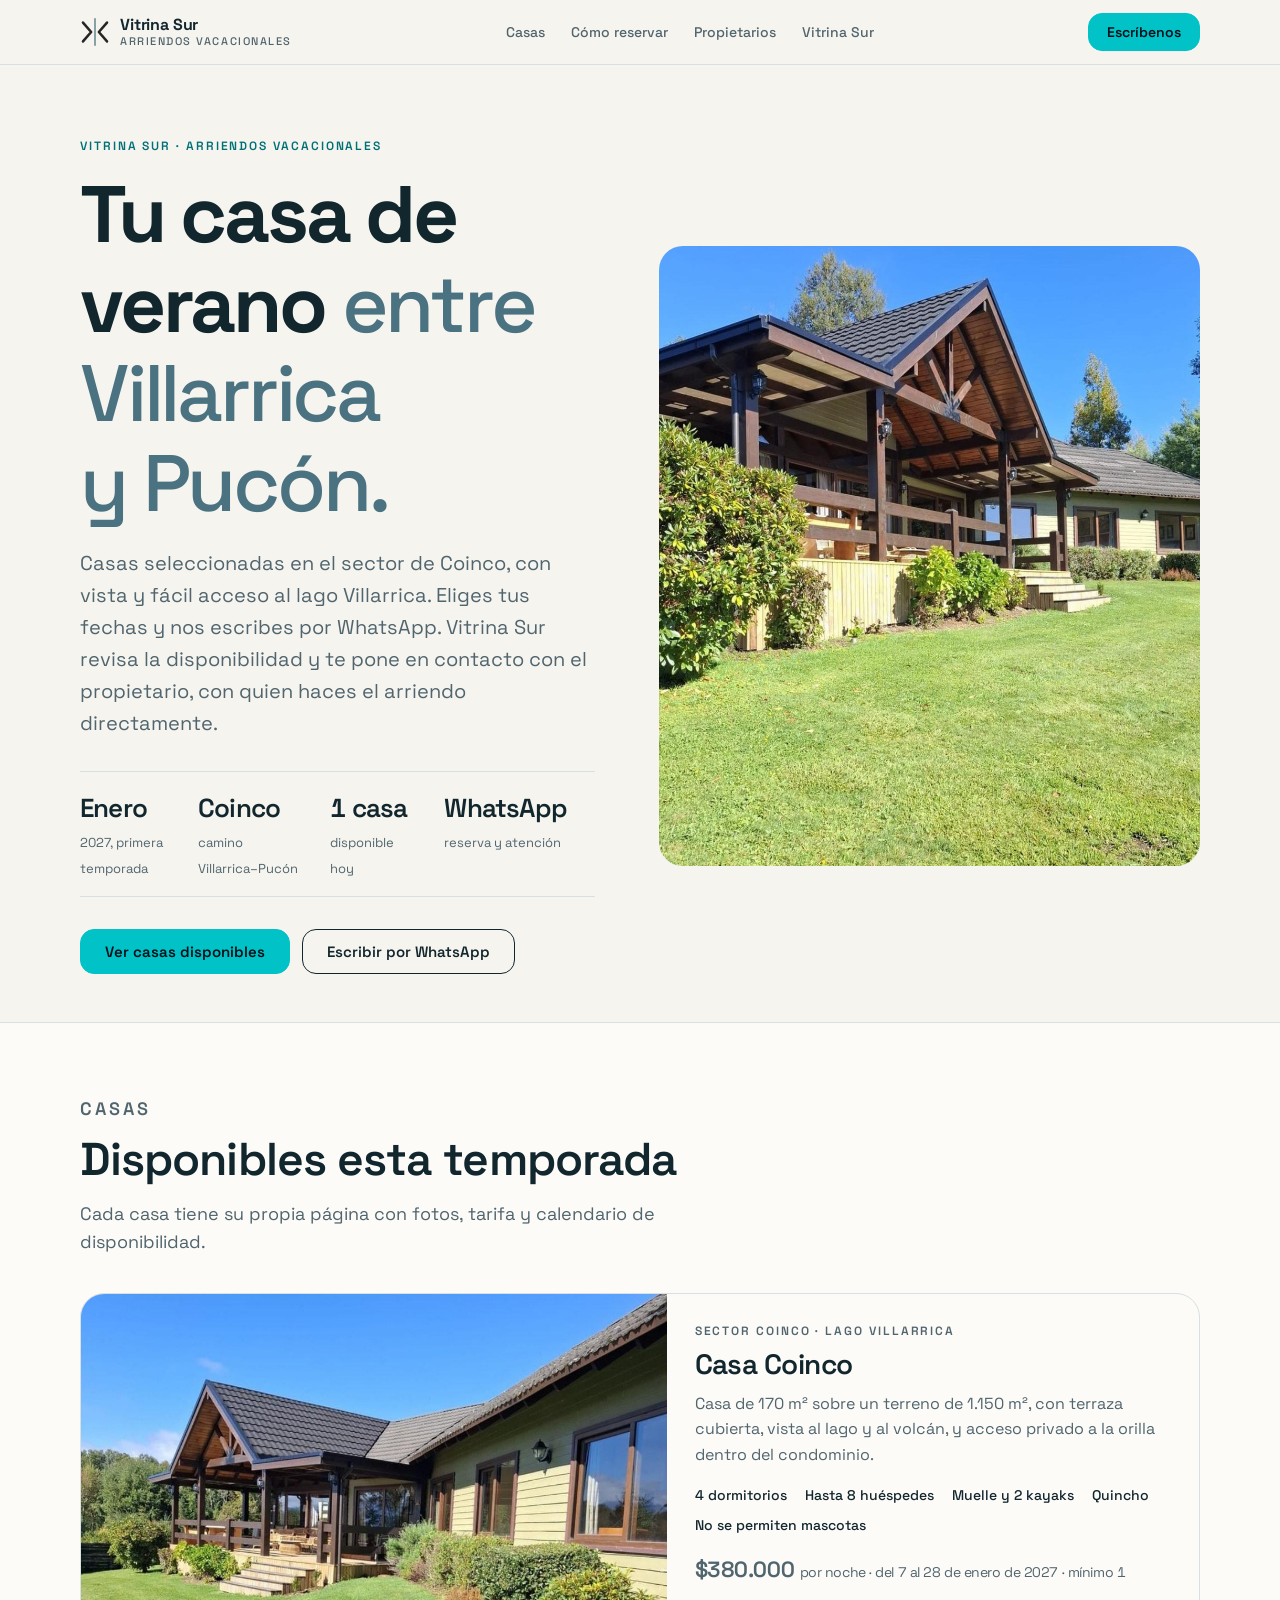
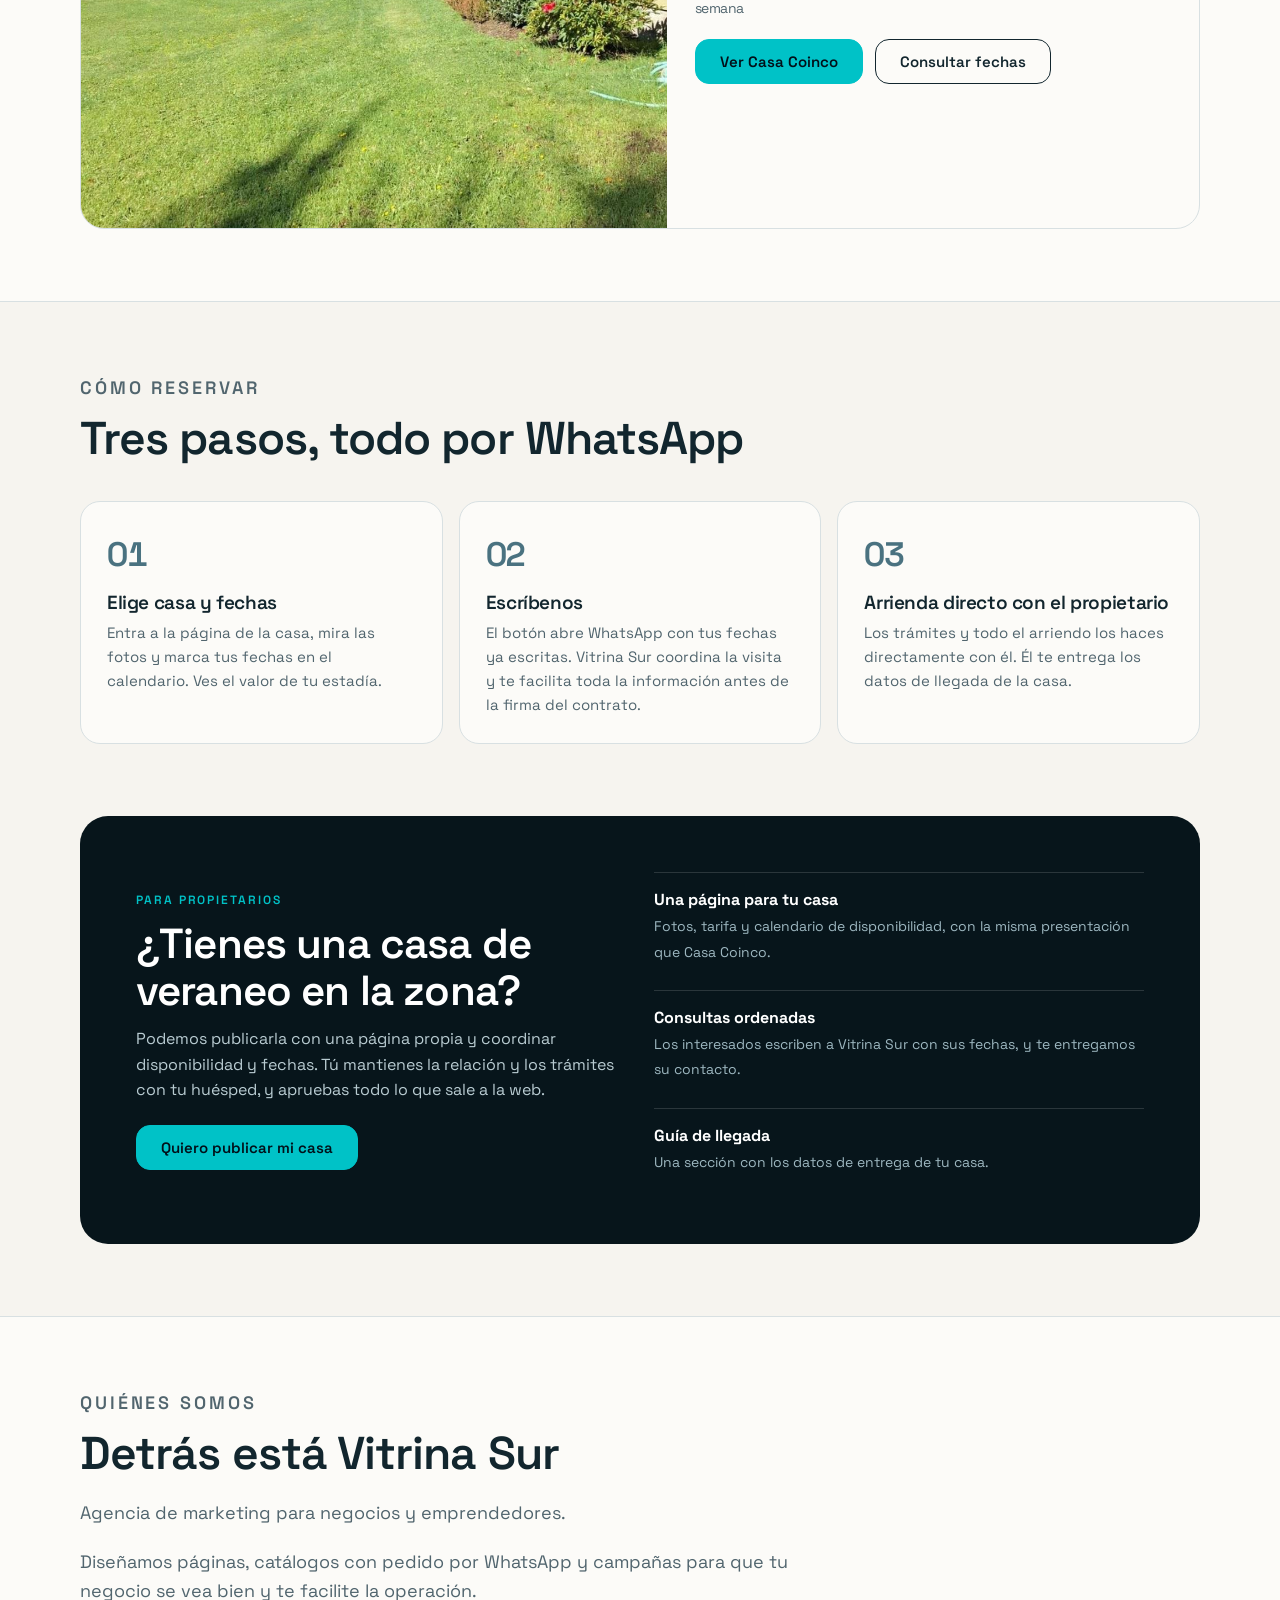
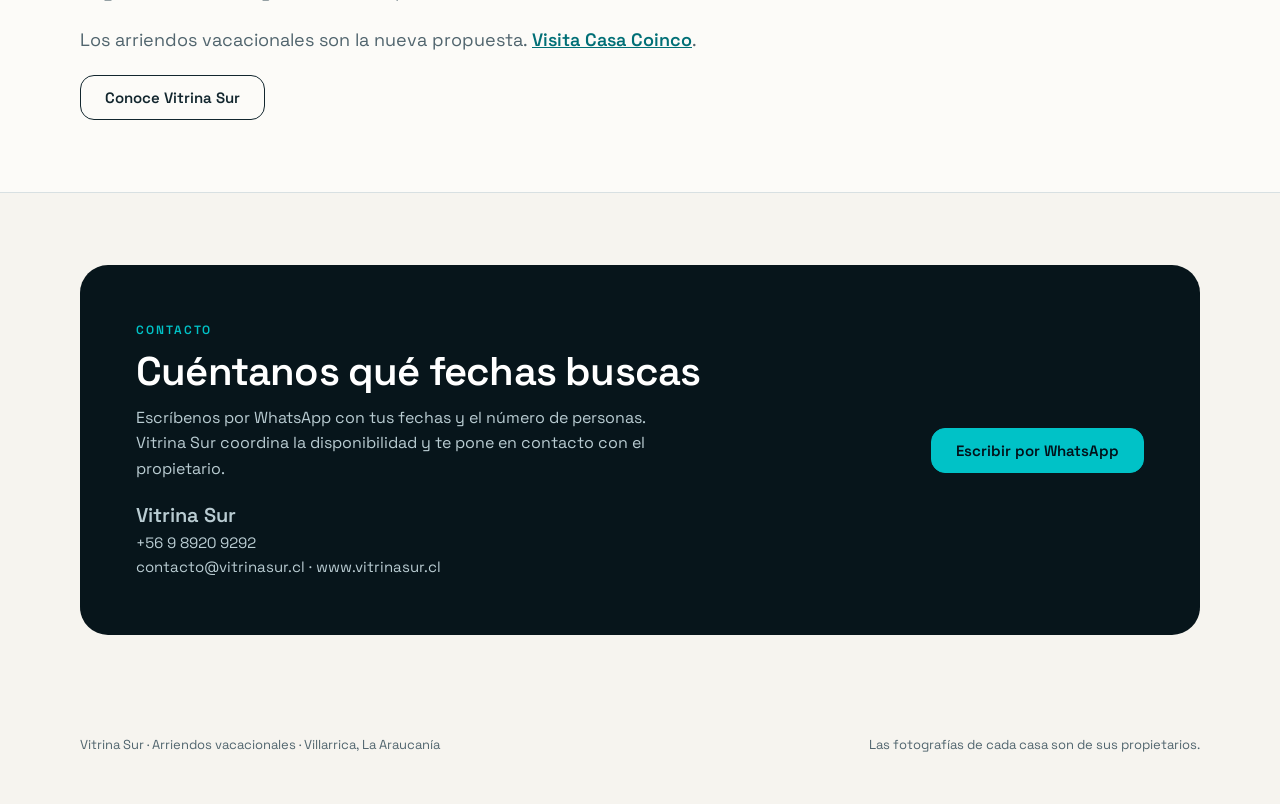
<file: index.html>
<!DOCTYPE html>
<html lang="es">
<head>
<meta charset="utf-8">
<meta name="viewport" content="width=device-width, initial-scale=1">
<title>Arriendos Vacacionales</title>
<meta name="description" content="Vitrina Sur · Arriendos vacacionales. Casas de veraneo en el sector Coinco, entre Villarrica y Pucón. Reserva y atención por WhatsApp.">
<link rel="preconnect" href="https://fonts.googleapis.com">
<link rel="preconnect" href="https://fonts.gstatic.com" crossorigin>
<link href="https://fonts.googleapis.com/css2?family=Space+Grotesk:wght@400;500;600;700&display=swap" rel="stylesheet">
<link rel="stylesheet" href="css/site.css">
</head>
<body>

<header class="nav">
  <div class="wrap">
    <a class="brand" href="#inicio">
      <svg viewBox="-70 -70 140 140" role="img" aria-label="Vitrina Sur"><g fill="none" stroke-linecap="round" stroke-linejoin="round"><path d="M-56 -44 L-18 0 L-56 44" stroke="#262626" stroke-width="12"/><path d="M56 -44 L18 0 L56 44" stroke="#262626" stroke-width="12"/><path d="M0 -62 V62" stroke="#4A7280" stroke-width="6"/></g></svg>
      <span>Vitrina Sur<small>Arriendos vacacionales</small></span>
    </a>
    <ul>
      <li><a href="#casas">Casas</a></li>
      <li><a href="#como">Cómo reservar</a></li>
      <li><a href="#propietarios">Propietarios</a></li>
      <li><a href="#vitrina-sur">Vitrina Sur</a></li>
    </ul>
    <a class="btn sm wa" href="#contacto">Escríbenos</a>
  </div>
</header>

<main id="inicio">
  <div class="hero">
    <div class="wrap">
      <div>
        <p class="eyebrow">Vitrina Sur · Arriendos vacacionales</p>
        <h1>Tu casa de verano <span>entre Villarrica y Pucón.</span></h1>
        <p class="lead">Casas seleccionadas en el sector de Coinco, con vista y fácil acceso al lago Villarrica. Eliges tus fechas y nos escribes por WhatsApp. Vitrina Sur revisa la disponibilidad y te pone en contacto con el propietario, con quien haces el arriendo directamente.</p>
        <div class="facts">
          <div><strong>Enero</strong><span>2027, primera temporada</span></div>
          <div><strong>Coinco</strong><span>camino Villarrica–Pucón</span></div>
          <div><strong>1 casa</strong><span>disponible hoy</span></div>
          <div><strong>WhatsApp</strong><span>reserva y atención</span></div>
        </div>
        <div class="cta">
          <a class="btn" href="#casas">Ver casas disponibles</a>
          <a class="btn ghost wa" href="#contacto">Escribir por WhatsApp</a>
        </div>
      </div>
      <figure>
        <img src="img/portada.jpg" alt="Terraza cubierta y jardín de Casa Coinco, sector Coinco, lago Villarrica" width="1136" height="1410">
      </figure>
    </div>
  </div>

  <section id="casas" class="band">
    <div class="wrap">
      <div class="head">
        <p class="eyebrow">Casas</p>
        <h2>Disponibles esta temporada</h2>
        <p>Cada casa tiene su propia página con fotos, tarifa y calendario de disponibilidad.</p>
      </div>
      <article class="house">
        <img src="img/fachada.jpg" alt="Fachada de Casa Coinco con terraza y jardín" width="1059" height="966">
        <div class="body">
          <p class="eyebrow">Sector Coinco · Lago Villarrica</p>
          <h3>Casa Coinco</h3>
          <p>Casa de 170 m² sobre un terreno de 1.150 m², con terraza cubierta, vista al lago y al volcán, y acceso privado a la orilla dentro del condominio.</p>
          <div class="meta"><span>4 dormitorios</span><span>Hasta 8 huéspedes</span><span>Muelle y 2 kayaks</span><span>Quincho</span><span>No se permiten mascotas</span></div>
          <p class="price-line">$380.000 <small>por noche · del 7 al 28 de enero de 2027 · mínimo 1 semana</small></p>
          <div class="cta">
            <a class="btn" href="casa-coinco.html">Ver Casa Coinco</a>
            <a class="btn ghost wa-coinco" href="#contacto">Consultar fechas</a>
          </div>
        </div>
      </article>
    </div>
  </section>

  <section id="como">
    <div class="wrap">
      <div class="head">
        <p class="eyebrow">Cómo reservar</p>
        <h2>Tres pasos, todo por WhatsApp</h2>
      </div>
      <ol class="steps">
        <li><h3>Elige casa y fechas</h3><p>Entra a la página de la casa, mira las fotos y marca tus fechas en el calendario. Ves el valor de tu estadía.</p></li>
        <li><h3>Escríbenos</h3><p>El botón abre WhatsApp con tus fechas ya escritas. Vitrina Sur coordina la visita y te facilita toda la información antes de la firma del contrato.</p></li>
        <li><h3>Arrienda directo con el propietario</h3><p>Los trámites y todo el arriendo los haces directamente con él. Él te entrega los datos de llegada de la casa.</p></li>
      </ol>
    </div>
  </section>

  <section id="propietarios" style="padding-top:0">
    <div class="wrap">
      <div class="owners">
        <div>
          <p class="eyebrow">Para propietarios</p>
          <h2>¿Tienes una casa de veraneo en la zona?</h2>
          <p>Podemos publicarla con una página propia y coordinar disponibilidad y fechas. Tú mantienes la relación y los trámites con tu huésped, y apruebas todo lo que sale a la web.</p>
          <p style="margin-top:22px"><a class="btn wa-owner" href="#contacto">Quiero publicar mi casa</a></p>
        </div>
        <ul>
          <li><b>Una página para tu casa</b><span>Fotos, tarifa y calendario de disponibilidad, con la misma presentación que Casa Coinco.</span></li>
          <li><b>Consultas ordenadas</b><span>Los interesados escriben a Vitrina Sur con sus fechas, y te entregamos su contacto.</span></li>
          <li><b>Guía de llegada</b><span>Una sección con los datos de entrega de tu casa.</span></li>
        </ul>
      </div>
    </div>
  </section>

  <section id="vitrina-sur" class="band">
    <div class="wrap">
      <div class="head" style="margin-bottom:0">
        <p class="eyebrow">Quiénes somos</p>
        <h2>Detrás está Vitrina Sur</h2>
      </div>
      <div class="about-vs" style="margin-top:20px">
        <p>Agencia de marketing para negocios y emprendedores.</p>
        <p>Diseñamos páginas, catálogos con pedido por WhatsApp y campañas para que tu negocio se vea bien y te facilite la operación.</p>
        <p>Los arriendos vacacionales son la nueva propuesta. <a href="casa-coinco.html" style="color:var(--tq-deep);font-weight:600">Visita Casa Coinco</a>.</p>
        <p><a class="btn ghost" href="https://www.vitrinasur.cl" target="_blank" rel="noopener">Conoce Vitrina Sur</a></p>
      </div>
    </div>
  </section>

  <section id="contacto">
    <div class="wrap">
      <div class="contact">
        <div>
          <p class="eyebrow">Contacto</p>
          <h2>Cuéntanos qué fechas buscas</h2>
          <p>Escríbenos por WhatsApp con tus fechas y el número de personas. Vitrina Sur coordina la disponibilidad y te pone en contacto con el propietario.</p>
          <p class="who">Vitrina Sur <span id="phoneLabel">+56 9 8920 9292</span><span>contacto@vitrinasur.cl · www.vitrinasur.cl</span></p>
        </div>
        <a class="btn wa" id="mainWa" href="#" target="_blank" rel="noopener">Escribir por WhatsApp</a>
      </div>
    </div>
  </section>
</main>

<footer>
  <div class="wrap">
    <span>Vitrina Sur · Arriendos vacacionales · Villarrica, La Araucanía</span>
    <span>Las fotografías de cada casa son de sus propietarios.</span>
  </div>
</footer>

<script>
(function(){
  var PHONE='56989209292';
  function wa(t){return 'https://wa.me/'+PHONE+'?text='+encodeURIComponent(t);}
  function set(sel,t){document.querySelectorAll(sel).forEach(function(a){a.href=wa(t);a.target='_blank';a.rel='noopener';});}
  set('a.wa','Hola Vitrina Sur, me interesa Arriendos Vacacionales. Quiero consultar por casas disponibles en enero de 2027.');
  set('a.wa-coinco','Hola Vitrina Sur, me interesa Casa Coinco (arriendos vacacionales). Quiero consultar disponibilidad en enero de 2027.');
  set('a.wa-owner','Hola Vitrina Sur, me interesa publicar mi casa de veraneo en Arriendos Vacacionales. Quiero conocer cómo funciona.');
  document.getElementById('mainWa').href=wa('Hola Vitrina Sur, me interesa Arriendos Vacacionales. Quiero consultar por casas disponibles en enero de 2027.');
})();
</script>
</body>
</html>
</file>
<file: css/site.css>
/* Vitrina Sur · Arriendos vacacionales — estilos compartidos.
   Paleta de la marca (noche, lago, bruma, turquesa) en versión clara. Una sola familia tipográfica. */
:root{
  --bone:#F6F4EF;
  --paper:#FCFBF8;
  --night:#07151B;
  --ink:#12262E;
  --muted:#51656E;
  --lake:#4A7280;
  --mist:#E3EBED;
  --line:#D8E0E2;
  --tq:#00C2C7;
  --tq-ink:#021019;
  --tq-deep:#006F76;
  --radius:16px;
  --font:'Space Grotesk',system-ui,-apple-system,'Segoe UI',Roboto,'Helvetica Neue',Arial,sans-serif;
  color-scheme:light;
}
*{box-sizing:border-box}
html{scroll-behavior:smooth;scroll-padding-top:76px}
body{margin:0;background:var(--bone);color:var(--ink);font-family:var(--font);font-size:16px;line-height:1.6;-webkit-font-smoothing:antialiased}
img{max-width:100%;display:block}
a{color:inherit}
h1,h2,h3{margin:0;line-height:1.12;text-wrap:balance;font-weight:600;letter-spacing:-.02em}
p{margin:0}
.wrap{max-width:1160px;margin:0 auto;padding:0 20px}
:focus-visible{outline:3px solid var(--tq);outline-offset:3px;border-radius:6px}

/* Nav */
.nav{position:sticky;top:0;z-index:20;background:rgba(246,244,239,.93);backdrop-filter:blur(10px);border-bottom:1px solid var(--line)}
.nav .wrap{display:flex;align-items:center;justify-content:space-between;gap:16px;height:64px}
.brand{display:flex;align-items:center;gap:10px;text-decoration:none;font-weight:700;letter-spacing:-.01em;line-height:1.15}
.brand svg{width:30px;height:30px;flex:none}
.brand small{display:block;font-weight:500;font-size:11px;letter-spacing:.14em;text-transform:uppercase;color:var(--muted)}
.nav ul{display:flex;gap:26px;list-style:none;margin:0;padding:0}
.nav ul a{text-decoration:none;font-size:14px;color:var(--muted);font-weight:500}
.nav ul a:hover{color:var(--ink)}
@media(max-width:860px){.nav ul{display:none}}
.btn{display:inline-flex;align-items:center;justify-content:center;gap:8px;padding:14px 24px;border-radius:14px;font:600 15px/1 var(--font);text-decoration:none;border:1.5px solid var(--tq);background:var(--tq);color:var(--tq-ink);cursor:pointer;transition:background .15s}
.btn:hover{background:#00ADB2;border-color:#00ADB2}
.btn.ghost{background:transparent;border-color:var(--ink);color:var(--ink)}
.btn.ghost:hover{background:var(--mist)}
.btn.sm{padding:11px 18px;font-size:14px}

/* Tipografía de sección */
.eyebrow{font-size:12px;font-weight:600;letter-spacing:.16em;text-transform:uppercase;color:var(--tq-deep)}
section{padding:72px 0}
.head{max-width:42em;margin-bottom:36px}
.head h2{font-size:clamp(30px,4.4vw,46px);font-weight:600;margin:10px 0 14px}
.head p{color:var(--muted);font-size:18px}
.band{background:var(--paper);border-top:1px solid var(--line);border-bottom:1px solid var(--line)}

/* Hero */
.hero{padding:48px 0 32px}
.hero .wrap{display:grid;grid-template-columns:1fr;gap:36px;align-items:center}
.hero h1{font-size:clamp(42px,7.4vw,80px);font-weight:700;letter-spacing:-.04em;margin:14px 0 18px}
.hero h1 span{color:var(--lake);font-weight:500}
.hero .lead{font-size:clamp(17px,2.2vw,20px);color:var(--muted);max-width:31em}
.facts{display:grid;grid-template-columns:repeat(2,1fr);margin:32px 0;border-top:1px solid var(--line)}
.facts div{padding:16px 0;border-bottom:1px solid var(--line)}
.facts div:nth-child(odd){padding-right:16px}
.facts strong{display:block;font-size:26px;font-weight:600;letter-spacing:-.03em;font-variant-numeric:tabular-nums}
.facts span{font-size:13px;color:var(--muted)}
.cta{display:flex;flex-wrap:wrap;gap:12px}
.hero figure{position:relative;margin:0;border-radius:24px;overflow:hidden;background:var(--mist)}
.hero figure img{width:100%;aspect-ratio:4/3.4;object-fit:cover;max-height:620px}
.chip{position:absolute;left:16px;right:16px;bottom:16px;background:rgba(252,251,248,.95);border-radius:14px;padding:14px 18px;display:flex;flex-wrap:wrap;justify-content:space-between;gap:6px 18px;align-items:baseline}
.chip strong{font-size:22px;font-weight:700;font-variant-numeric:tabular-nums}
.chip strong small{font-size:13px;font-weight:500;color:var(--muted)}
.chip span{font-size:13px;color:var(--muted)}
@media(min-width:900px){
  .hero{padding:72px 0 48px}
  .hero .wrap{grid-template-columns:1fr 1.05fr;gap:64px}
  .facts{grid-template-columns:repeat(4,auto);justify-content:start}
  .facts div{padding-right:28px!important}
}

/* Destacados */
.hl{display:grid;grid-template-columns:repeat(auto-fit,minmax(240px,1fr));border-top:1px solid var(--line)}
.hl div{padding:22px 24px 22px 0;border-bottom:1px solid var(--line)}
.hl h3{font-size:17px;margin-bottom:6px}
.hl p{font-size:15px;color:var(--muted)}

/* La casa */
.about{display:grid;gap:28px;grid-template-columns:1fr}
.about p{color:var(--muted);max-width:44em;font-size:17px}
.rooms{display:grid;grid-template-columns:repeat(auto-fit,minmax(200px,1fr));gap:14px}
.rooms div{background:var(--paper);border:1px solid var(--line);border-radius:var(--radius);padding:18px 20px}
.rooms strong{display:block;margin-bottom:4px}
.rooms span{font-size:14px;color:var(--muted)}
@media(min-width:900px){.about{grid-template-columns:1fr 1.2fr;gap:56px}}

/* Galería */
.filters{display:flex;flex-wrap:wrap;gap:8px;margin-bottom:24px}
.filters button{font:500 14px/1 var(--font);padding:10px 16px;border-radius:999px;border:1px solid var(--line);background:var(--paper);color:var(--ink);cursor:pointer}
.filters button[aria-pressed="true"]{background:var(--night);color:#fff;border-color:var(--night)}
.grid{column-count:1;column-gap:14px}
@media(min-width:560px){.grid{column-count:2}}
@media(min-width:960px){.grid{column-count:3}}
.grid figure{margin:0 0 14px;break-inside:avoid;background:var(--paper);border-radius:14px;overflow:hidden;border:1px solid var(--line)}
.grid button{display:block;width:100%;padding:0;border:0;background:none;cursor:zoom-in;text-align:left;font:inherit;color:inherit}
.grid img{width:100%;height:auto;transition:transform .4s}
.grid button:hover img{transform:scale(1.02)}
.grid .im{overflow:hidden}
.grid figcaption{padding:10px 14px 12px;font-size:14px;font-weight:500}
.lb{position:fixed;inset:0;z-index:50;background:rgba(7,21,27,.93);display:none;align-items:center;justify-content:center;padding:20px}
.lb.open{display:flex}
.lb-in{max-width:1100px;width:100%;display:flex;flex-direction:column;align-items:center;gap:14px}
.lb img{max-height:78vh;width:auto;max-width:100%;border-radius:10px;object-fit:contain}
.lb p{color:#eef1ec;font-size:15px;text-align:center}
.lb button{position:absolute;background:rgba(255,255,255,.14);color:#fff;border:0;width:46px;height:46px;border-radius:50%;font-size:22px;cursor:pointer}
.lb .x{top:16px;right:16px}.lb .pv{left:14px;top:50%}.lb .nx{right:14px;top:50%}

/* Plano */
.plans{display:grid;gap:20px;grid-template-columns:repeat(auto-fit,minmax(300px,1fr))}
.plans figure{margin:0;background:var(--paper);border:1px solid var(--line);border-radius:var(--radius);overflow:hidden}
.plans figcaption{padding:12px 16px;font-weight:500;font-size:14px}

/* Tarifa */
.rate{display:grid;gap:28px;grid-template-columns:1fr}
@media(min-width:900px){.rate{grid-template-columns:.9fr 1.1fr;gap:48px;align-items:start}}
.price{background:var(--night);color:#eaf0f1;border-radius:24px;padding:32px}
.price .eyebrow{color:var(--tq)}
.price .big{font-size:clamp(44px,7vw,64px);font-weight:600;letter-spacing:-.04em;margin:10px 0 2px;font-variant-numeric:tabular-nums;color:#fff}
.price .big small{font-size:18px;font-weight:400;color:#9db7c0;letter-spacing:0}
.price ul{margin:22px 0 0;padding:0;list-style:none;display:grid;gap:10px;font-size:15px;color:#c3d3d8}
.price li{padding-top:10px;border-top:1px solid rgba(255,255,255,.14)}
.price li b{color:#fff;font-weight:600}
.cal{background:var(--paper);border:1px solid var(--line);border-radius:24px;padding:24px}
.cal h3{font-size:18px;display:flex;justify-content:space-between;align-items:baseline;gap:12px;flex-wrap:wrap}
.cal h3 span{font-size:13px;font-weight:500;color:var(--muted)}
.dow,.days{display:grid;grid-template-columns:repeat(7,1fr);gap:4px}
.dow{margin:16px 0 6px;font-size:12px;color:var(--muted);text-align:center;font-weight:600}
.days span,.days button{aspect-ratio:1/1;display:flex;align-items:center;justify-content:center;border-radius:12px;font:500 15px/1 var(--font);font-variant-numeric:tabular-nums;min-width:0}
.days span{color:#aab4b7}
.days button{border:1px solid transparent;background:var(--mist);color:var(--ink);cursor:pointer}
.days button:hover{border-color:var(--tq-deep)}
.days button.rg{background:#BDE6E8}
.days button.dep{background:transparent;border:1.5px dashed var(--lake)}
.days button.ed{background:var(--tq);color:var(--tq-ink);font-weight:700;border-color:var(--tq)}
.legend{display:flex;flex-wrap:wrap;gap:16px;margin-top:14px;font-size:13px;color:var(--muted)}
.legend i{display:inline-block;width:12px;height:12px;border-radius:4px;margin-right:6px;vertical-align:-1px}
.sum{margin-top:18px;padding:18px;border-radius:16px;background:var(--bone);border:1px solid var(--line)}
.sum p{font-size:15px;color:var(--muted)}
.sum strong{display:block;font-size:28px;font-weight:600;letter-spacing:-.03em;color:var(--ink);font-variant-numeric:tabular-nums}
.sum .btn{margin-top:14px}

/* Ubicación */
.loc{display:grid;gap:28px;grid-template-columns:1fr}
.map{background:var(--paper);border:1px solid var(--line);border-radius:24px;padding:12px;overflow-x:auto}
.map svg{width:100%;min-width:640px;height:auto;display:block}
.map text{font-family:var(--font)}
.loc aside{display:grid;gap:16px}
.loc aside p{color:var(--muted);font-size:15px}
.loc aside .row{display:flex;flex-wrap:wrap;gap:10px}
.note{background:var(--mist);border-radius:var(--radius);padding:16px 18px;font-size:14px;color:var(--ink)}
@media(min-width:900px){.loc aside{grid-template-columns:1.3fr 1fr;gap:12px 40px;align-items:start}.loc aside .note{grid-column:2}.loc aside p{grid-row:span 2}}

/* Tarjetas (Molco, entorno, casas) */
.cards{display:grid;gap:16px;grid-template-columns:repeat(auto-fit,minmax(260px,1fr))}
.card{background:var(--paper);border:1px solid var(--line);border-radius:20px;padding:26px}
.card h3{font-size:19px;margin-bottom:8px}
.card .tag{display:block;font-size:12px;font-weight:600;letter-spacing:.1em;text-transform:uppercase;color:var(--tq-deep);margin-bottom:10px}
.card ul{margin:0 0 12px;padding:0;list-style:none;display:grid;gap:8px}
.card li{font-size:15px;color:var(--muted);padding-left:16px;position:relative}
.card li::before{content:"";position:absolute;left:0;top:.7em;width:6px;height:6px;border-radius:50%;background:var(--tq)}
.card li b{color:var(--ink);font-weight:600}
.card p{font-size:15px;color:var(--muted)}
.card p.small{font-size:13px;margin-top:10px}
.card a{color:var(--tq-deep);font-weight:600}
.src{margin-top:18px;font-size:13px;color:var(--muted);max-width:52em}

/* Entrega */
.deliver{display:grid;gap:0;grid-template-columns:repeat(auto-fit,minmax(260px,1fr));border-top:1px solid var(--line)}
.deliver div{padding:20px 24px 20px 0;border-bottom:1px solid var(--line)}
.deliver dt{font-size:13px;font-weight:600;letter-spacing:.08em;text-transform:uppercase;color:var(--tq-deep);margin-bottom:6px}
.deliver dd{margin:0;font-size:16px}
.deliver dd.pending{color:var(--muted)}
.deliver-wrap{margin:0}

/* Pasos y propietarios (portada) */
.steps{display:grid;gap:16px;grid-template-columns:repeat(auto-fit,minmax(240px,1fr));counter-reset:s;list-style:none;margin:0;padding:0}
.steps li{background:var(--paper);border:1px solid var(--line);border-radius:20px;padding:26px;counter-increment:s}
.steps li::before{content:counter(s,decimal-leading-zero);display:block;font-size:34px;font-weight:600;letter-spacing:-.04em;color:var(--lake);margin-bottom:10px;font-variant-numeric:tabular-nums}
.steps h3{font-size:19px;margin-bottom:8px}
.steps p{font-size:15px;color:var(--muted)}
.house{display:grid;grid-template-columns:1fr;background:var(--paper);border:1px solid var(--line);border-radius:24px;overflow:hidden}
.house img{width:100%;height:100%;object-fit:cover;aspect-ratio:4/3}
.house .body{padding:28px}
.house h3{font-size:28px;margin:8px 0 10px}
.house p{color:var(--muted)}
.house .meta{display:flex;flex-wrap:wrap;gap:8px 18px;margin:16px 0;font-size:14px;font-weight:500}
.house .meta span{display:inline-flex;align-items:center;gap:6px}
.house .price-line{font-size:22px;font-weight:600;letter-spacing:-.02em;margin-bottom:16px;font-variant-numeric:tabular-nums}
.house .price-line small{font-size:14px;font-weight:400;color:var(--muted)}
@media(min-width:820px){.house{grid-template-columns:1.1fr 1fr}.house img{aspect-ratio:auto;min-height:100%}}
.owners{background:var(--night);color:#eaf0f1;border-radius:28px;padding:40px 28px;display:grid;gap:28px;grid-template-columns:1fr}
.owners .eyebrow{color:var(--tq)}
.owners h2{font-size:clamp(28px,4vw,42px);margin:10px 0 12px;color:#fff}
.owners p{color:#b9ccd2;max-width:34em}
.owners ul{margin:0;padding:0;list-style:none;display:grid;gap:12px}
.owners li{padding:14px 0;border-top:1px solid rgba(255,255,255,.14);color:#e4edef}
.owners li b{color:#fff;display:block}
.owners li span{font-size:14px;color:#9db7c0}
@media(min-width:860px){.owners{grid-template-columns:1fr 1fr;padding:56px;align-items:center}}
.about-vs{display:grid;gap:20px;grid-template-columns:1fr;max-width:46em}
.about-vs p{color:var(--muted);font-size:18px}

/* Contacto */
.contact{background:var(--night);color:#eaf0f1;border-radius:28px;padding:40px 28px;display:grid;gap:24px;grid-template-columns:1fr;align-items:center}
.contact .eyebrow{color:var(--tq)}
.contact h2{font-size:clamp(28px,4vw,40px);margin:10px 0;color:#fff}
.contact p{color:#b9ccd2;max-width:34em}
.who{font-size:20px;font-weight:600;color:#fff;margin-top:18px}
.who span{display:block;font-size:15px;font-weight:400;color:#b9ccd2;font-variant-numeric:tabular-nums}
@media(min-width:820px){.contact{grid-template-columns:1.4fr .6fr;padding:56px}.contact .btn{justify-self:end}}
.strip{border-top:1px solid var(--line);padding:28px 0;color:var(--muted);font-size:15px}
.strip .wrap{display:flex;flex-wrap:wrap;gap:10px 24px;align-items:center;justify-content:space-between}
.strip a{color:var(--tq-deep);font-weight:600}
footer{padding:28px 0 48px;color:var(--muted);font-size:13px}
footer .wrap{display:flex;flex-wrap:wrap;justify-content:space-between;gap:8px 24px}
@media(prefers-reduced-motion:reduce){html{scroll-behavior:auto}*{transition:none!important}}

.days span.bk{background:repeating-linear-gradient(135deg,#EEF1F2 0 6px,#E3E8EA 6px 12px);color:#8A979C;text-decoration:line-through;cursor:not-allowed}
</file>
